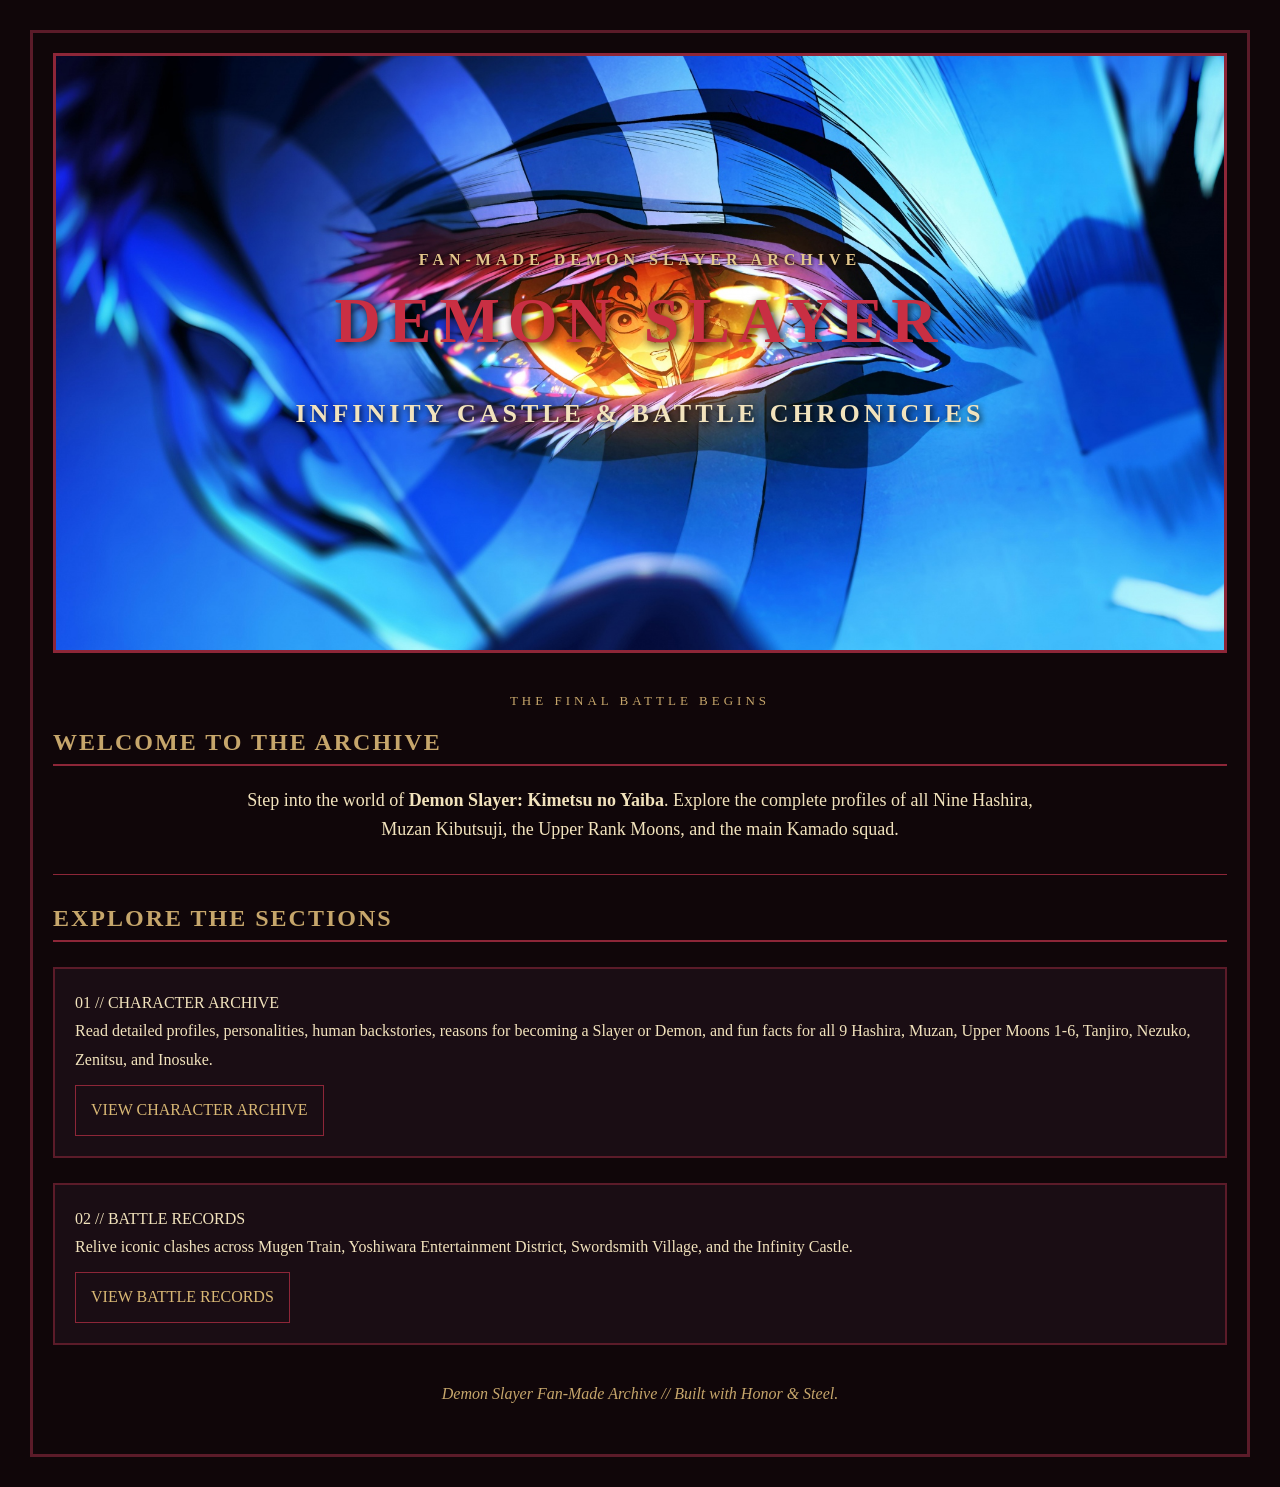
<file: index.html>
<!DOCTYPE html>
<html lang="en">
<head>
    <meta charset="UTF-8">
    <title>Demon Slayer: Infinity Castle | Home</title>
    <link rel="stylesheet" href="style.css">
    <link rel="icon" type="icon" href="spiderlily.jpg">
</head>
<body class="home-body">

    <header class="akaza-hero">
        <p class="small-title">FAN-MADE DEMON SLAYER ARCHIVE</p>
        <h1>DEMON SLAYER</h1>
        <p class="hero-subtitle">INFINITY CASTLE & BATTLE CHRONICLES</p>
    </header>

    <main>
        <p class="small-title">THE FINAL BATTLE BEGINS</p>
        <h2>WELCOME TO THE ARCHIVE</h2>
        <p class="intro">
            Step into the world of <strong>Demon Slayer: Kimetsu no Yaiba</strong>. Explore the complete profiles of all Nine Hashira, Muzan Kibutsuji, the Upper Rank Moons, and the main Kamado squad.
        </p>

        <hr>

        <h2>EXPLORE THE SECTIONS</h2>
        
        <p class="card-box">
            <span class="card-title">01 // CHARACTER ARCHIVE</span><br>
            Read detailed profiles, personalities, human backstories, reasons for becoming a Slayer or Demon, and fun facts for all 9 Hashira, Muzan, Upper Moons 1-6, Tanjiro, Nezuko, Zenitsu, and Inosuke.<br>
            <a href="about.html" class="archive-link">VIEW CHARACTER ARCHIVE</a>
        </p>

        <p class="card-box">
            <span class="card-title">02 // BATTLE RECORDS</span><br>
            Relive iconic clashes across Mugen Train, Yoshiwara Entertainment District, Swordsmith Village, and the Infinity Castle.<br>
            <a href="shs-days.html" class="archive-link">VIEW BATTLE RECORDS</a>
        </p>
    </main>

    <footer>
        <p class="footer">Demon Slayer Fan-Made Archive // Built with Honor & Steel.</p>
    </footer>

</body>
</html>
</file>
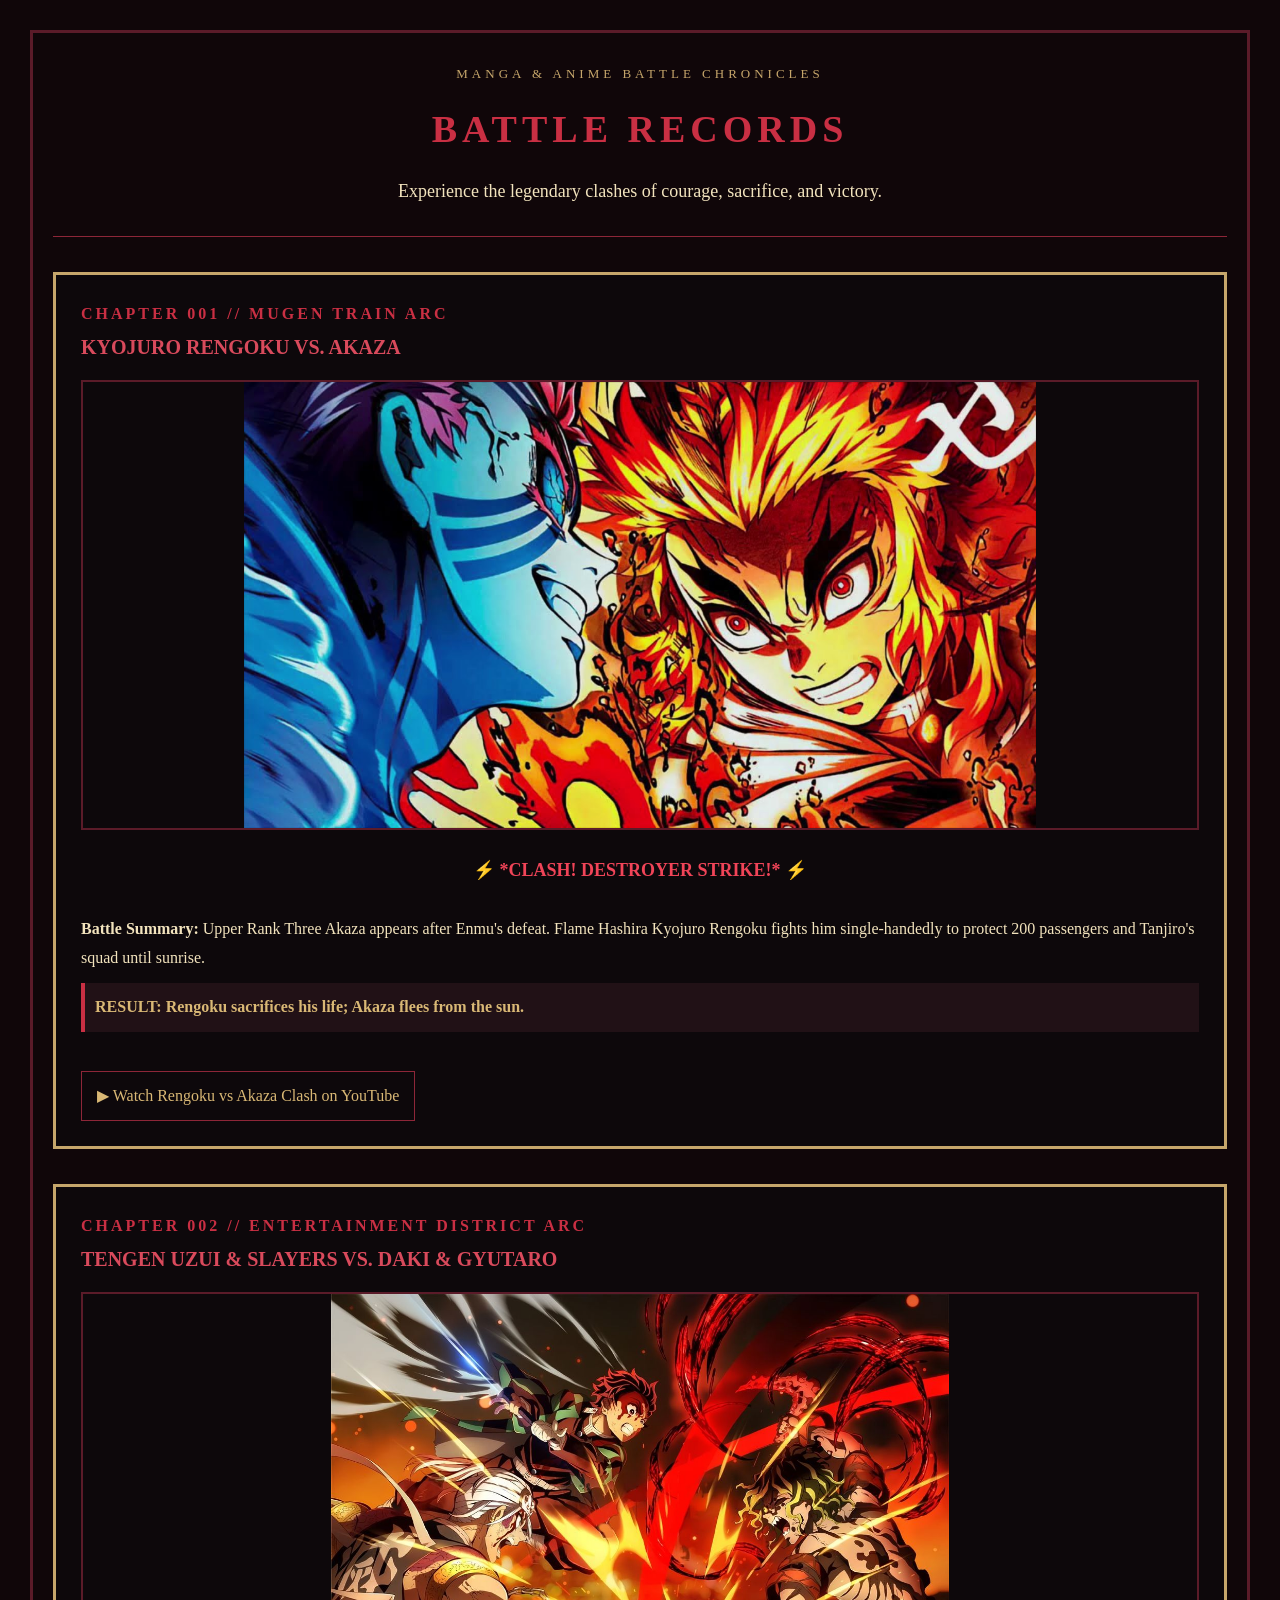
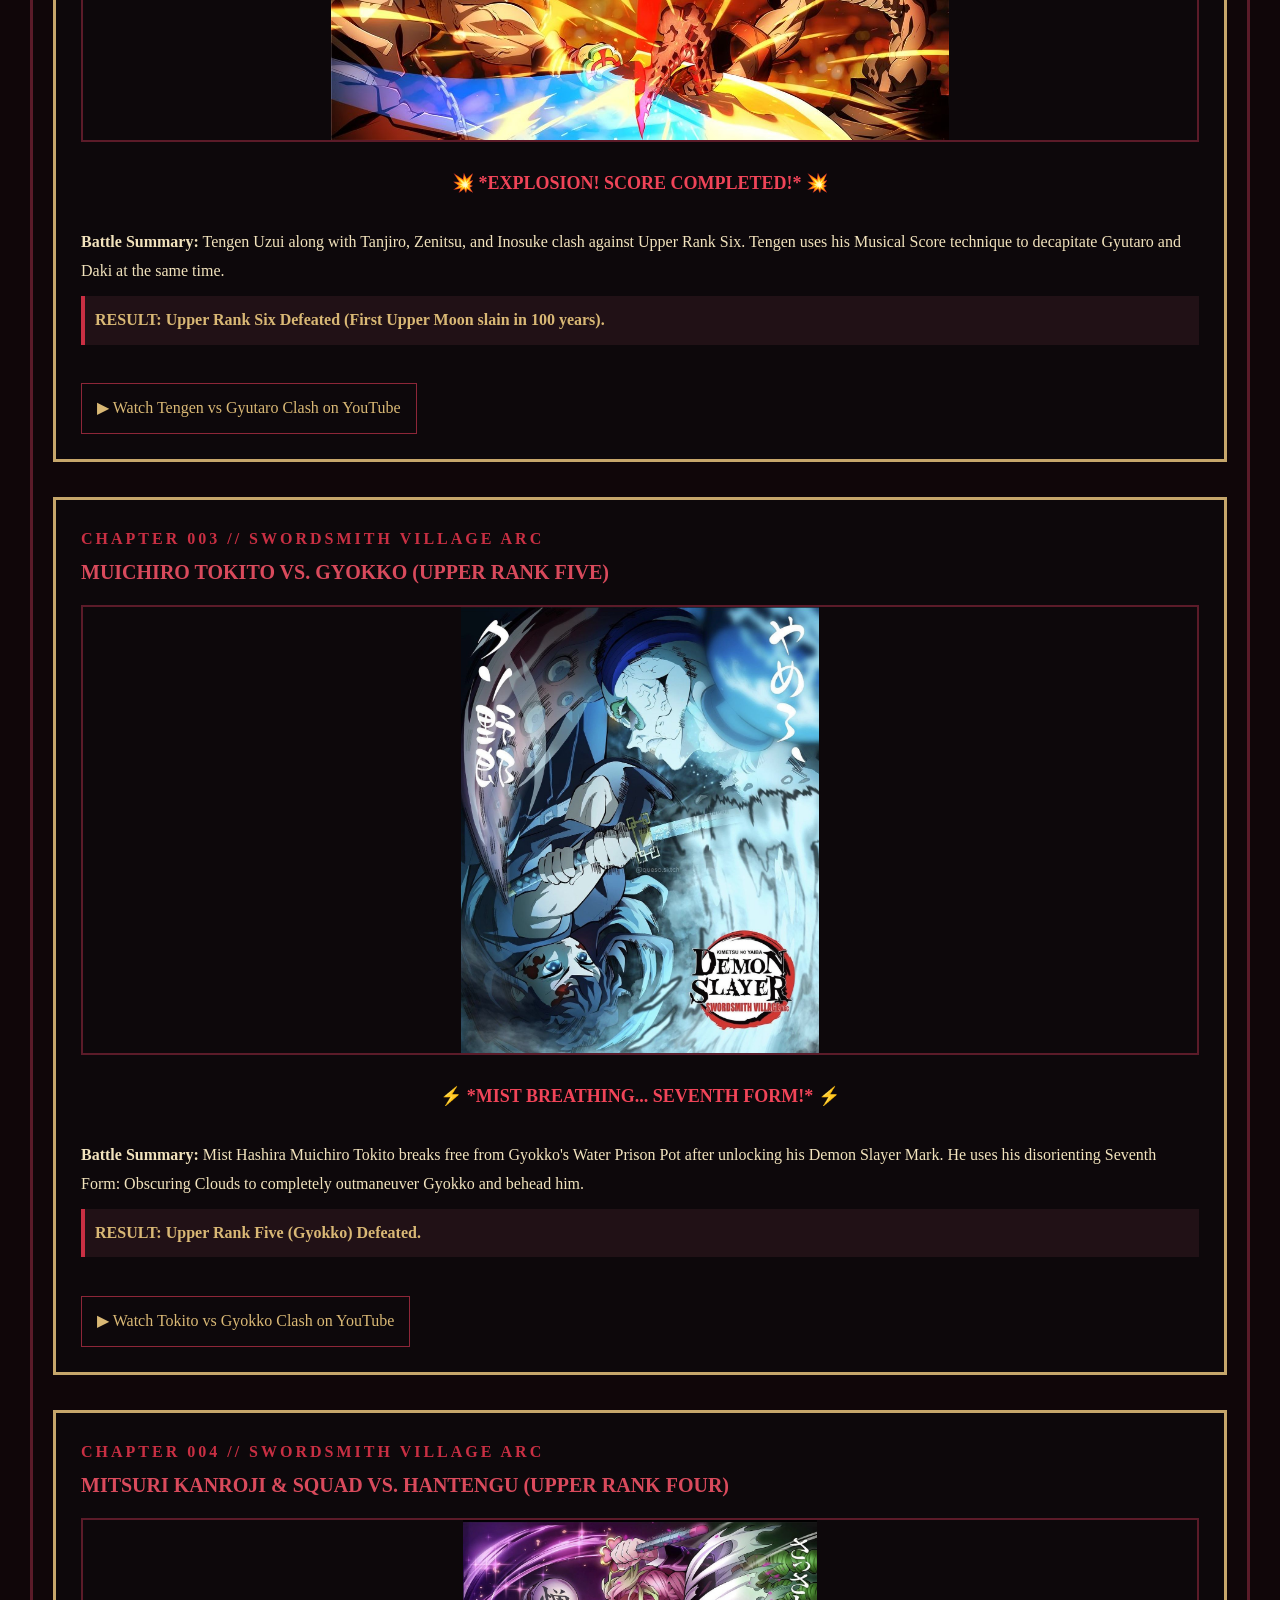
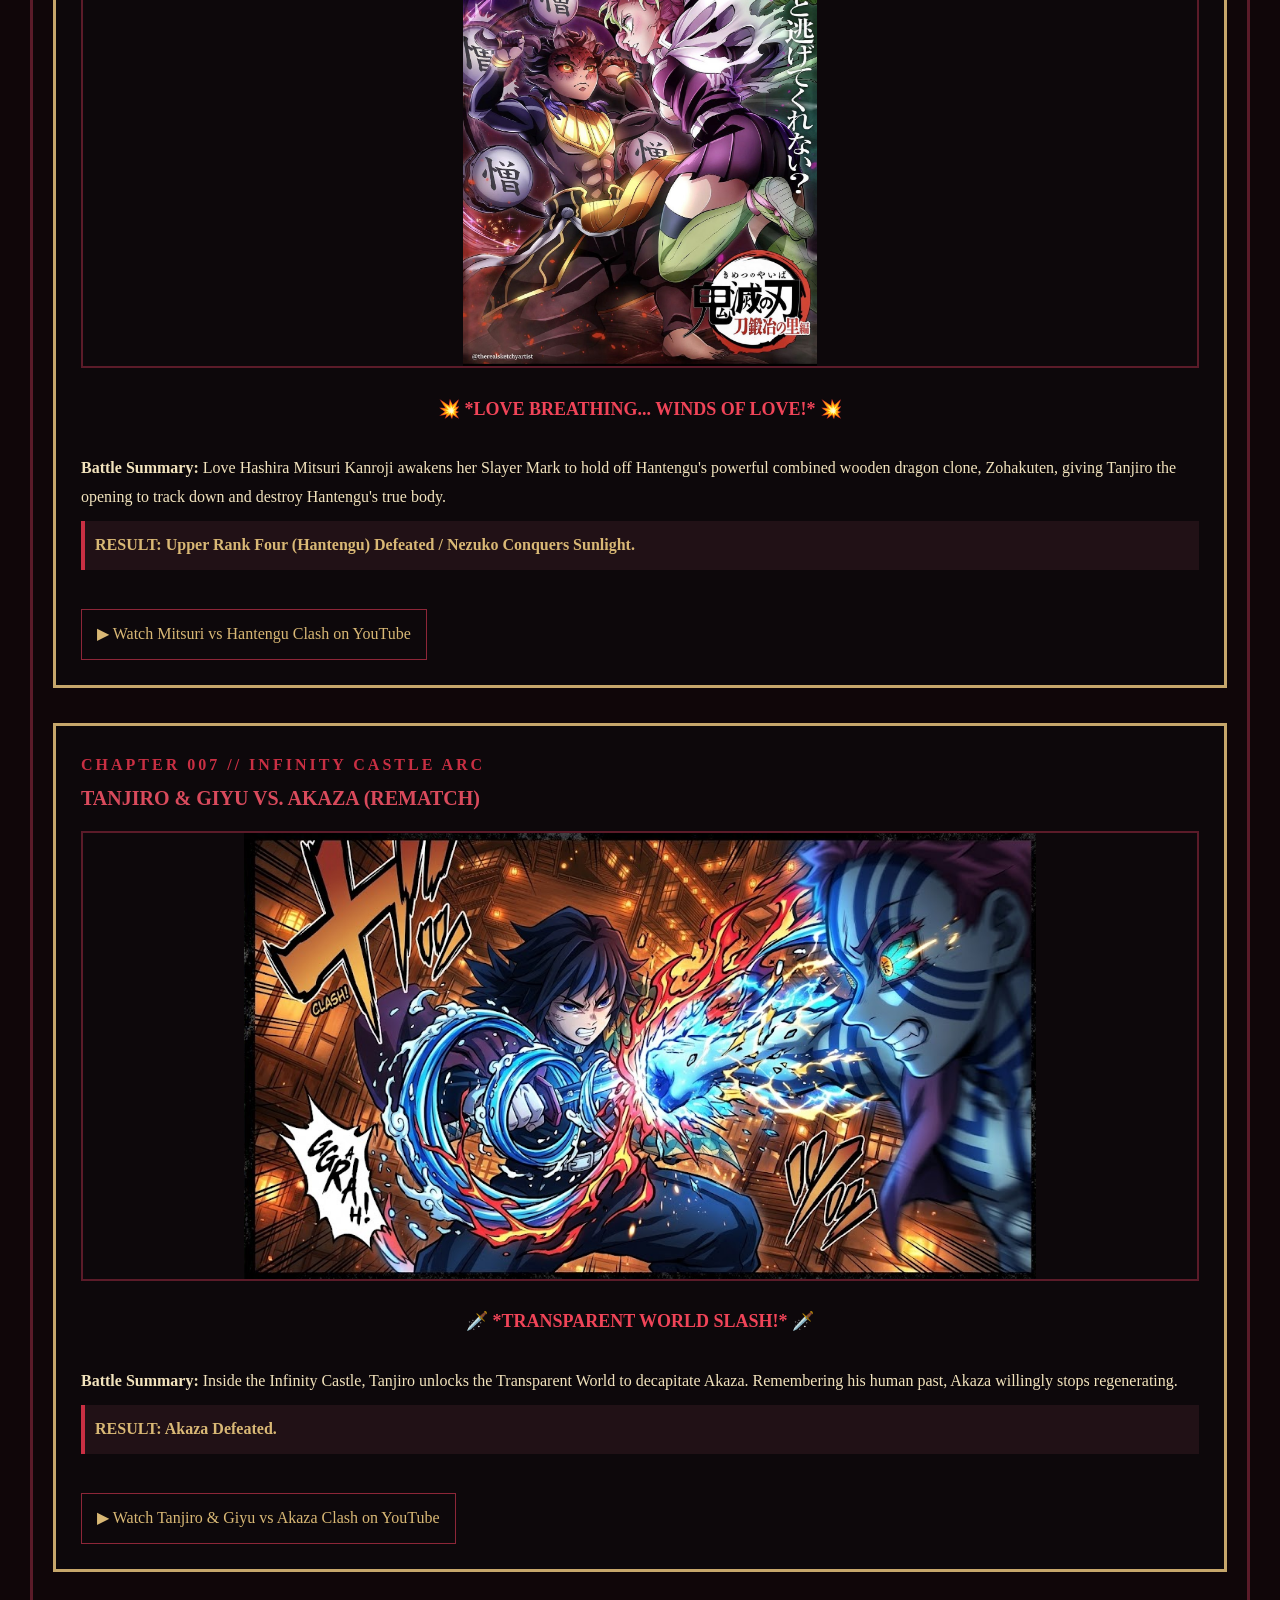
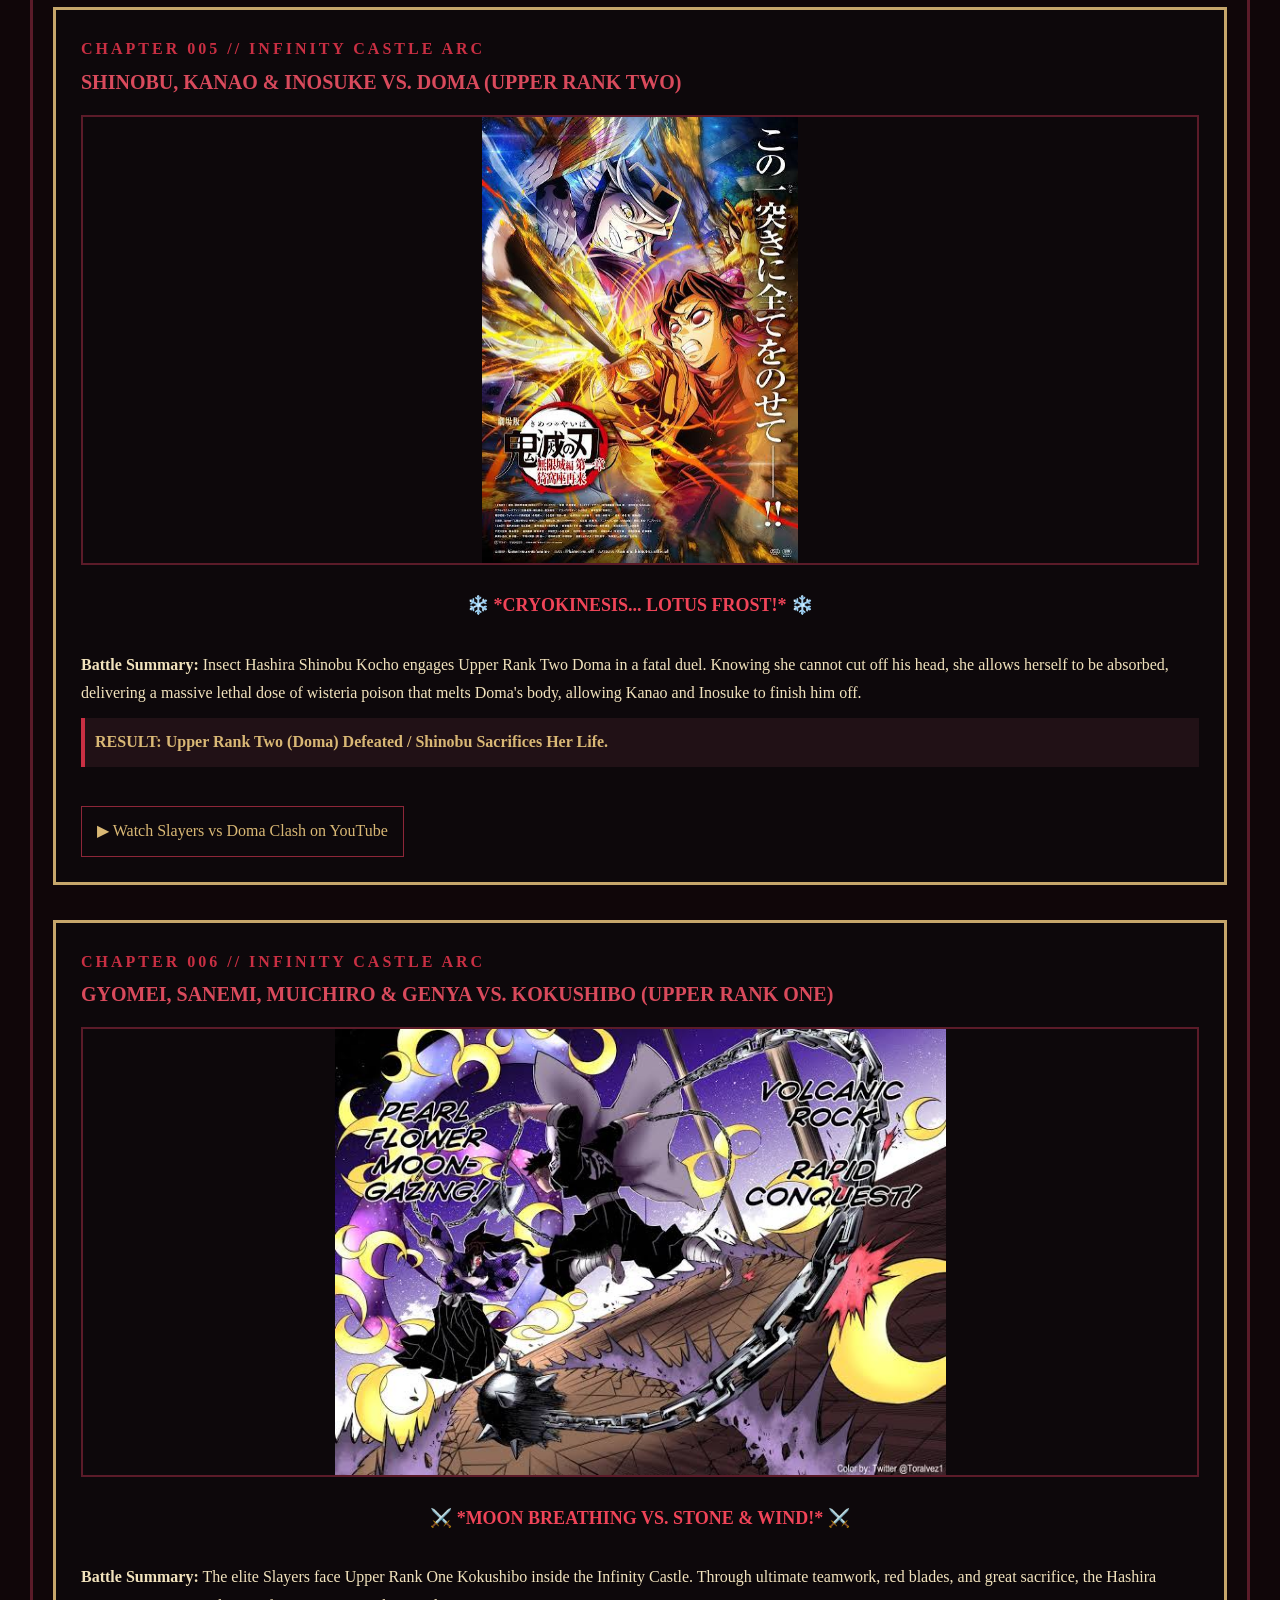
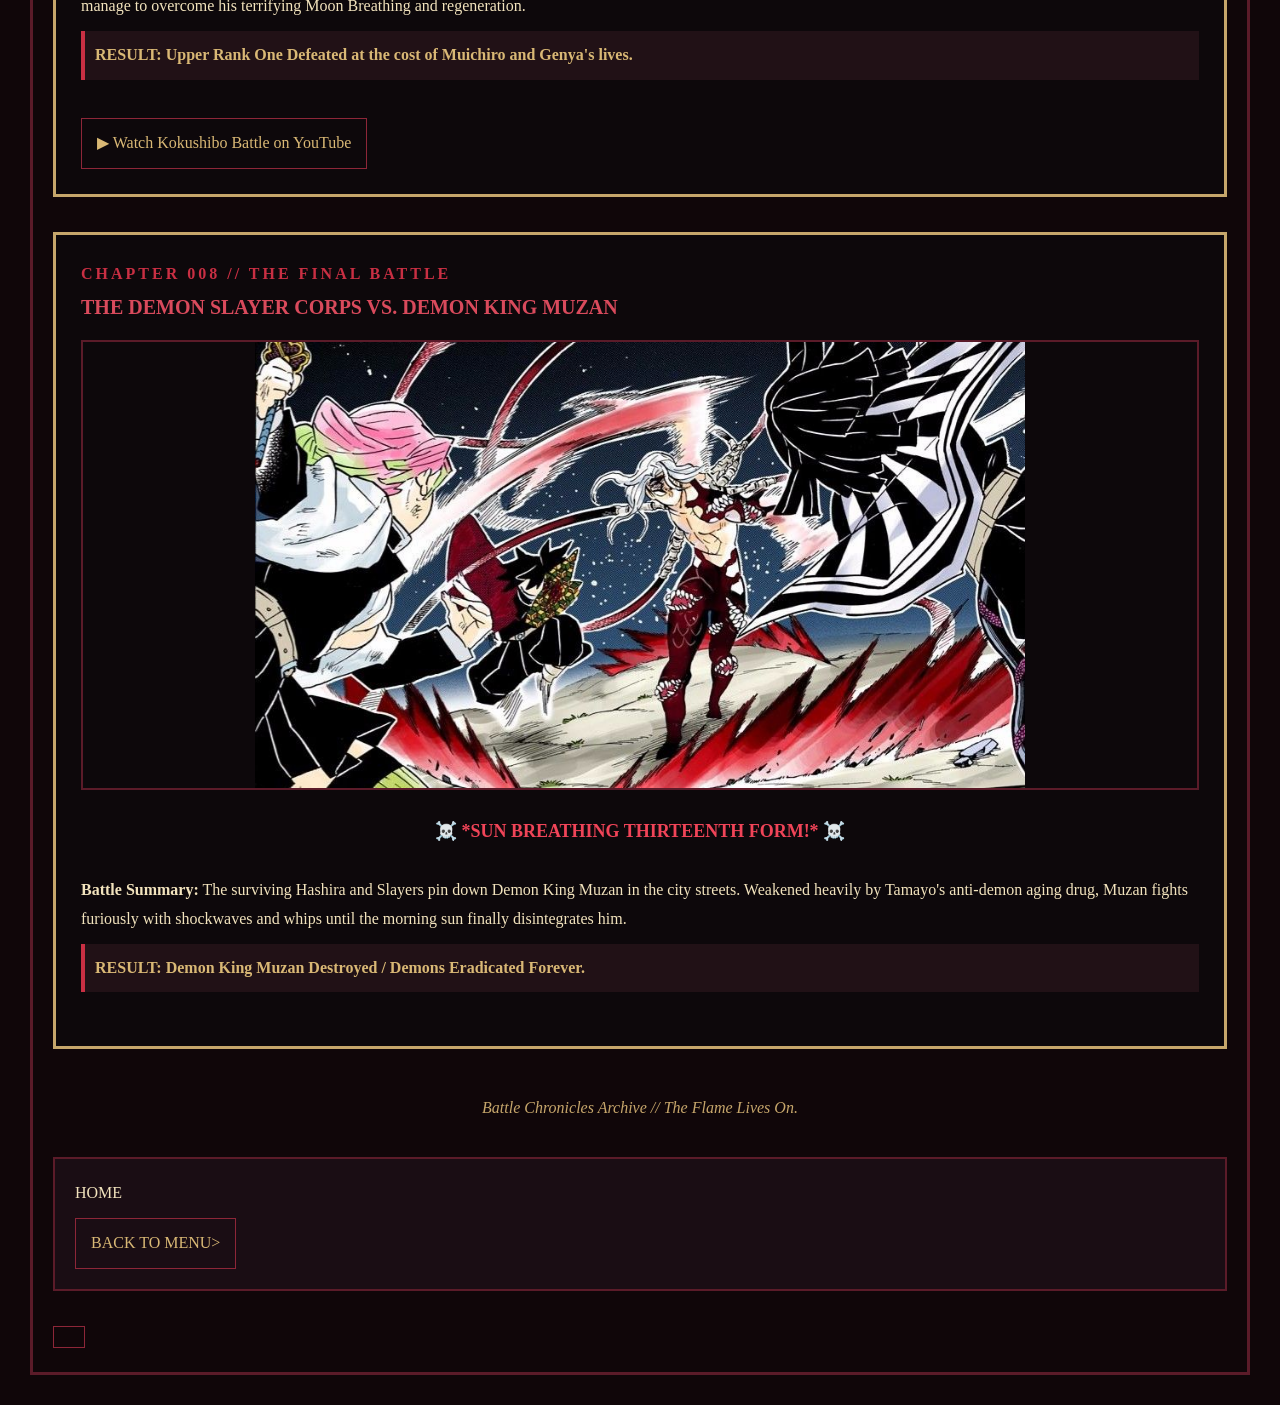
<file: shs-days.html>
<!DOCTYPE html>
<html lang="en">
<head>
    <meta charset="UTF-8">
    <title>Demon Slayer | Battle Records</title>
    <link rel="stylesheet" href="style.css">
    <link rel="icon" type="icon" href="spiderlily.jpg">
</head>
<body>

    <header>
        <p class="small-title">MANGA & ANIME BATTLE CHRONICLES</p>
        <h1>BATTLE RECORDS</h1>
        <p class="intro">
            Experience the legendary clashes of courage, sacrifice, and victory.
        </p>
    </header>

    <main>
        <hr>


        <p class="manga-page">
            <span class="manga-chapter-tag">CHAPTER 001 // MUGEN TRAIN ARC</span><br>
            <span class="battle-title">KYOJURO RENGOKU VS. AKAZA</span><br>
            <img src="rengokuvsakaza.jpg" alt="Rengoku vs Akaza" class="manga-panel-img"><br>
            <span class="manga-sfx">⚡ *CLASH! DESTROYER STRIKE!* ⚡</span><br>
            <strong>Battle Summary:</strong> Upper Rank Three Akaza appears after Enmu's defeat. Flame Hashira Kyojuro Rengoku fights him single-handedly to protect 200 passengers and Tanjiro's squad until sunrise.<br>
            <span class="result">RESULT: Rengoku sacrifices his life; Akaza flees from the sun.</span><br>
            <a href="https://youtube.com/shorts/6Qp2VDIOF1M?si=SegnEewOr1jjhoT6" target="_blank" class="archive-link">▶ Watch Rengoku vs Akaza Clash on YouTube</a>
        </p>


        <p class="manga-page">
            <span class="manga-chapter-tag">CHAPTER 002 // ENTERTAINMENT DISTRICT ARC</span><br>
            <span class="battle-title">TENGEN UZUI & SLAYERS VS. DAKI & GYUTARO</span><br>
            <img src="uzuivsgyu.jpg" alt="Tengen vs Gyutaro" class="manga-panel-img"><br>
            <span class="manga-sfx">💥 *EXPLOSION! SCORE COMPLETED!* 💥</span><br>
            <strong>Battle Summary:</strong> Tengen Uzui along with Tanjiro, Zenitsu, and Inosuke clash against Upper Rank Six. Tengen uses his Musical Score technique to decapitate Gyutaro and Daki at the same time.<br>
            <span class="result">RESULT: Upper Rank Six Defeated (First Upper Moon slain in 100 years).</span><br>
            <a href="https://youtube.com/shorts/u6NJ1tqWWg0?si=_f6NqFdXfzdUn2tr" target="_blank" class="archive-link">▶ Watch Tengen vs Gyutaro Clash on YouTube</a>
        </p>


        <p class="manga-page">
            <span class="manga-chapter-tag">CHAPTER 003 // SWORDSMITH VILLAGE ARC</span><br>
            <span class="battle-title">MUICHIRO TOKITO VS. GYOKKO (UPPER RANK FIVE)</span><br>
            <img src="tokitovs.jpg" alt="Muichiro Tokito vs Gyokko" class="manga-panel-img"><br>
            <span class="manga-sfx">⚡ *MIST BREATHING... SEVENTH FORM!* ⚡</span><br>
            <strong>Battle Summary:</strong> Mist Hashira Muichiro Tokito breaks free from Gyokko's Water Prison Pot after unlocking his Demon Slayer Mark. He uses his disorienting Seventh Form: Obscuring Clouds to completely outmaneuver Gyokko and behead him.<br>
            <span class="result">RESULT: Upper Rank Five (Gyokko) Defeated.</span><br>
            <a href="https://youtu.be/MzlvhuoxVhg?si=wXlvHPpEJ3-qoRVS" target="_blank" class="archive-link">▶ Watch Tokito vs Gyokko Clash on YouTube</a>
        </p>


        <p class="manga-page">
            <span class="manga-chapter-tag">CHAPTER 004 // SWORDSMITH VILLAGE ARC</span><br>
            <span class="battle-title">MITSURI KANROJI & SQUAD VS. HANTENGU (UPPER RANK FOUR)</span><br>
            <img src="mitsurivs.jpg" alt="Mitsuri Kanroji vs Hantengu" class="manga-panel-img"><br>
            <span class="manga-sfx">💥 *LOVE BREATHING... WINDS OF LOVE!* 💥</span><br>
            <strong>Battle Summary:</strong> Love Hashira Mitsuri Kanroji awakens her Slayer Mark to hold off Hantengu's powerful combined wooden dragon clone, Zohakuten, giving Tanjiro the opening to track down and destroy Hantengu's true body.<br>
            <span class="result">RESULT: Upper Rank Four (Hantengu) Defeated / Nezuko Conquers Sunlight.</span><br>
            <a href="https://youtu.be/2-jEXMykmpU?si=1YJNoQSXZP-rF063" target="_blank" class="archive-link">▶ Watch Mitsuri vs Hantengu Clash on YouTube</a>
        </p>
       
        <p class="manga-page">
            <span class="manga-chapter-tag">CHAPTER 007 // INFINITY CASTLE ARC</span><br>
            <span class="battle-title">TANJIRO & GIYU VS. AKAZA (REMATCH)</span><br>
            <img src="akazavsgiyu.jpg" alt="Tanjiro and Giyu vs Akaza" class="manga-panel-img"><br>
            <span class="manga-sfx">🗡️ *TRANSPARENT WORLD SLASH!* 🗡️</span><br>
            <strong>Battle Summary:</strong> Inside the Infinity Castle, Tanjiro unlocks the Transparent World to decapitate Akaza. Remembering his human past, Akaza willingly stops regenerating.<br>
            <span class="result">RESULT: Akaza Defeated.</span><br>
            <a href="https://youtu.be/HFAzgHHITVM?si=NJFAyYzhBXyZE2WE" target="_blank" class="archive-link">▶ Watch Tanjiro & Giyu vs Akaza Clash on YouTube</a>
        </p>

        <p class="manga-page">
            <span class="manga-chapter-tag">CHAPTER 005 // INFINITY CASTLE ARC</span><br>
            <span class="battle-title">SHINOBU, KANAO & INOSUKE VS. DOMA (UPPER RANK TWO)</span><br>
            <img src="doumavsshino.jpg" alt="Slayers vs Doma" class="manga-panel-img"><br>
            <span class="manga-sfx">❄️ *CRYOKINESIS... LOTUS FROST!* ❄️</span><br>
            <strong>Battle Summary:</strong> Insect Hashira Shinobu Kocho engages Upper Rank Two Doma in a fatal duel. Knowing she cannot cut off his head, she allows herself to be absorbed, delivering a massive lethal dose of wisteria poison that melts Doma's body, allowing Kanao and Inosuke to finish him off.<br>
            <span class="result">RESULT: Upper Rank Two (Doma) Defeated / Shinobu Sacrifices Her Life.</span><br>
            <a href="https://youtu.be/eP_ebTYZzU0?si=Pc0E9iIvfe60Tztp" target="_blank" class="archive-link">▶ Watch Slayers vs Doma Clash on YouTube</a>
        </p>


        <p class="manga-page">
            <span class="manga-chapter-tag">CHAPTER 006 // INFINITY CASTLE ARC</span><br>
            <span class="battle-title">GYOMEI, SANEMI, MUICHIRO & GENYA VS. KOKUSHIBO (UPPER RANK ONE)</span><br>
            <img src="upper1vsgyomei.jpg" alt="Hashira Squad vs Kokushibo" class="manga-panel-img"><br>
            <span class="manga-sfx">⚔️ *MOON BREATHING VS. STONE & WIND!* ⚔️</span><br>
            <strong>Battle Summary:</strong> The elite Slayers face Upper Rank One Kokushibo inside the Infinity Castle. Through ultimate teamwork, red blades, and great sacrifice, the Hashira manage to overcome his terrifying Moon Breathing and regeneration.<br>
            <span class="result">RESULT: Upper Rank One Defeated at the cost of Muichiro and Genya's lives.</span><br>
            <a href="https://youtu.be/khohrI80E7I?si=wt1seUzZxB1R52nO" target="_blank" class="archive-link">▶ Watch Kokushibo Battle on YouTube</a>
        </p>




        <p class="manga-page">
            <span class="manga-chapter-tag">CHAPTER 008 // THE FINAL BATTLE</span><br>
            <span class="battle-title">THE DEMON SLAYER CORPS VS. DEMON KING MUZAN</span><br>
            <img src="muzanvs.jpg" alt="Demon Slayer Corps vs Muzan" class="manga-panel-img"><br>
            <span class="manga-sfx">☠️ *SUN BREATHING THIRTEENTH FORM!* ☠️</span><br>
            <strong>Battle Summary:</strong> The surviving Hashira and Slayers pin down Demon King Muzan in the city streets. Weakened heavily by Tamayo's anti-demon aging drug, Muzan fights furiously with shockwaves and whips until the morning sun finally disintegrates him.<br>
            <span class="result">RESULT: Demon King Muzan Destroyed / Demons Eradicated Forever.</span><br>
            
    </main>

    <footer>
        <p class="footer">Battle Chronicles Archive // The Flame Lives On.</p>
    </footer>

    <p class="card-box">
            <span class="card-title">HOME</span><br>
            <a href="index.html" class="archive-link">BACK TO MENU>
        </p>

</body>
</html>
</file>
<file: style.css>
body {
    background-color: #100609;
    color: #F2E3BD;
    font-family: Georgia, "Times New Roman", serif;
    margin: 30px;
    padding: 20px;
    border: 3px solid #5B1B29;
    box-sizing: border-box;
}

.akaza-hero {
    background-image: url("akz.jpg");
    background-repeat: no-repeat;
    background-position: center center;
    background-size: cover;
    min-height: 600px;
    padding: 160px 20px;
    border: 3px solid #8D2638;
    margin-bottom: 40px;
    text-align: center;
    box-sizing: border-box;
    display: flex;
    flex-direction: column;
    justify-content: center;
    align-items: center;
}

.akaza-hero h1 {
    color: #C92F43;
    text-align: center;
    letter-spacing: 8px;
    font-size: 64px;
    font-weight: bold;
    text-shadow: 2px 2px 8px rgba(0, 0, 0, 0.9);
    margin: 15px 0;
}

.akaza-hero .hero-subtitle {
    color: #F2E3BD;
    font-size: 26px;
    font-weight: bold;
    letter-spacing: 4px;
    text-shadow: 2px 2px 6px rgba(0, 0, 0, 0.9);
}

.akaza-hero .small-title {
    color: #E2C68B;
    text-align: center;
    letter-spacing: 5px;
    font-size: 16px;
    font-weight: bold;
    text-shadow: 1px 1px 4px rgba(0, 0, 0, 0.9);
    margin: 0;
}

h1 {
    color: #C92F43;
    text-align: center;
    letter-spacing: 5px;
    font-size: 38px;
}

h2 {
    color: #C6A66B;
    border-bottom: 2px solid #8D2638;
    padding-bottom: 8px;
    letter-spacing: 2px;
}

.small-title {
    color: #C6A66B;
    text-align: center;
    letter-spacing: 4px;
    font-size: 13px;
}

.intro {
    color: #F2E3BD;
    font-size: 18px;
    line-height: 1.6;
    text-align: center;
    max-width: 800px;
    margin: 20px auto;
}
.card-box {
    background-color: #1A0D14;
    border: 2px solid #5B1B29;
    padding: 20px;
    margin: 25px 0;
    box-sizing: border-box;
    line-height: 1.8;
}

.character-card {
    background-color: #1A0D14;
    border: 2px solid #5B1B29;
    padding: 20px;
    margin: 25px 0;
    box-sizing: border-box;
    display: flex;
    align-items: flex-start;
    gap: 20px;
}

.character-text {
    flex-grow: 1;
    line-height: 1.8;
}

.character-heading {
    color: #D94A5C;
    font-size: 18px;
    font-weight: bold;
    letter-spacing: 1px;
}

.character-image {
    width: 170px;
    height: 220px;
    border: 3px solid #C6A66B;
    background-color: #32151D;
    object-fit: cover;
    flex-shrink: 0;
}

.manga-page {
    background-color: #0D080B;
    border: 3px solid #C6A66B;
    padding: 25px;
    margin: 35px 0;
    box-sizing: border-box;
    line-height: 1.8;
}

.battle-title {
    color: #D94A5C;
    font-size: 20px;
    font-weight: bold;
}

.manga-chapter-tag {
    color: #C92F43;
    font-weight: bold;
    letter-spacing: 3px;
}

.manga-panel-img {
    width: 100%;
    max-height: 450px;
    border: 2px solid #5B1B29;
    margin: 15px 0;
    box-sizing: border-box;
    object-fit: contain;
}

.manga-sfx {
    color: #F04458;
    font-size: 18px;
    font-weight: bold;
    text-align: center;
    display: block;
}

.result {
    color: #D9B875;
    font-weight: bold;
    border-left: 4px solid #C92F43;
    padding: 10px;
    background-color: #211116;
    display: block;
    margin-top: 10px;
    box-sizing: border-box;
}

.archive-link {
    color: #D9B875;
    border: 1px solid #8D2638;
    padding: 10px 15px;
    text-decoration: none;
    display: inline-block;
    margin-top: 10px;
    box-sizing: border-box;
}

.archive-link:hover {
    color: #FFFFFF;
    background-color: #5B1B29;
}

.ending {
    color: #C92F43;
    font-size: 22px;
    font-weight: bold;
    letter-spacing: 3px;
    text-align: center;
}

.footer {
    color: #C6A66B;
    font-style: italic;
    text-align: center;
    padding: 15px;
}

hr {
    border: 0;
    border-top: 1px solid #8D2638;
    margin: 30px 0;
}
</file>
